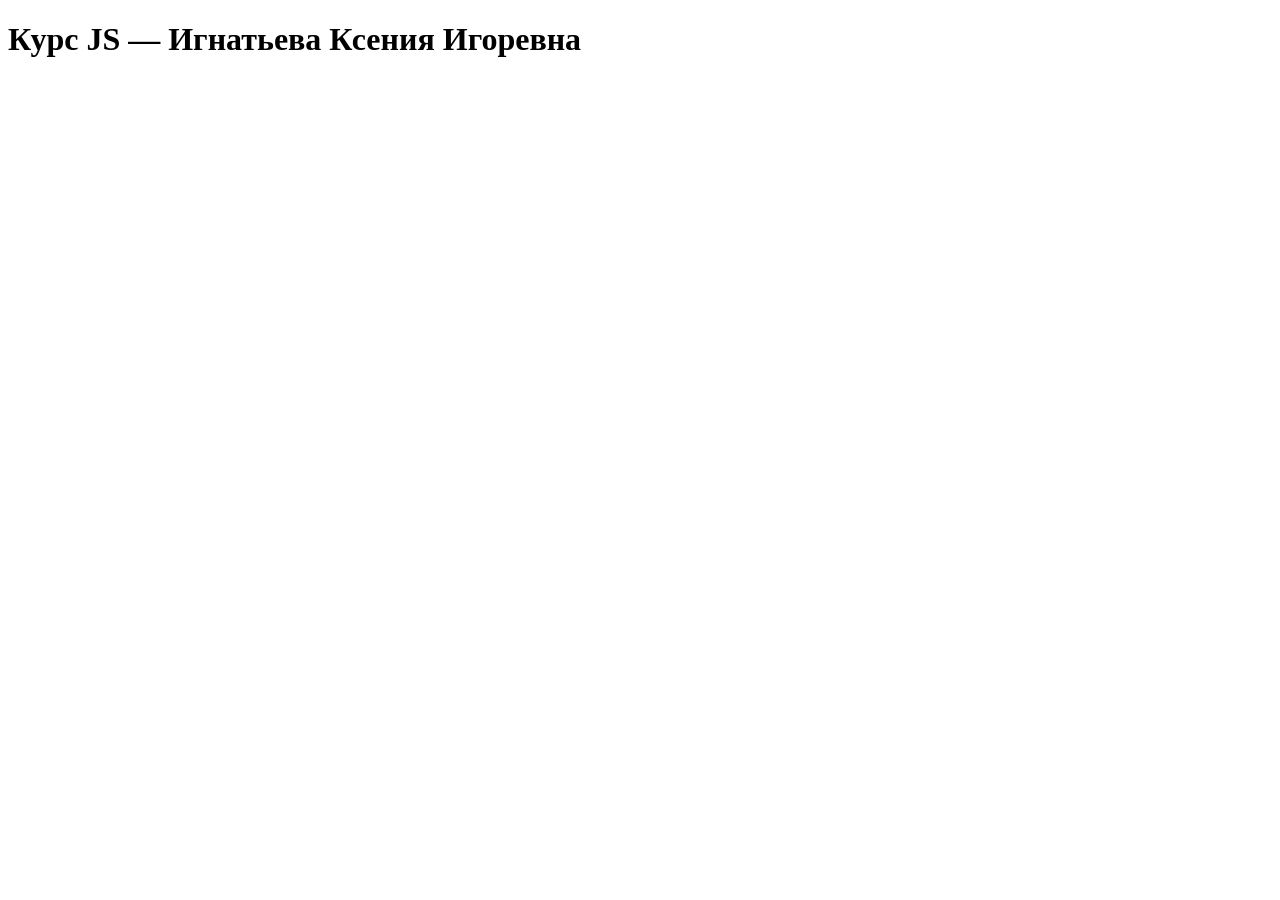
<file: task0/index.html>
<!DOCTYPE html>
<html lang="ru">
<head>
    <meta charset="UTF-8">
    <meta name="viewport" content="width=device-width, initial-scale=1.0">
    <title>Лабораторная работа №0</title>
</head>
<body>
    <h1>Курс JS — Игнатьева Ксения Игоревна</h1>
</body>
</html>
</file>
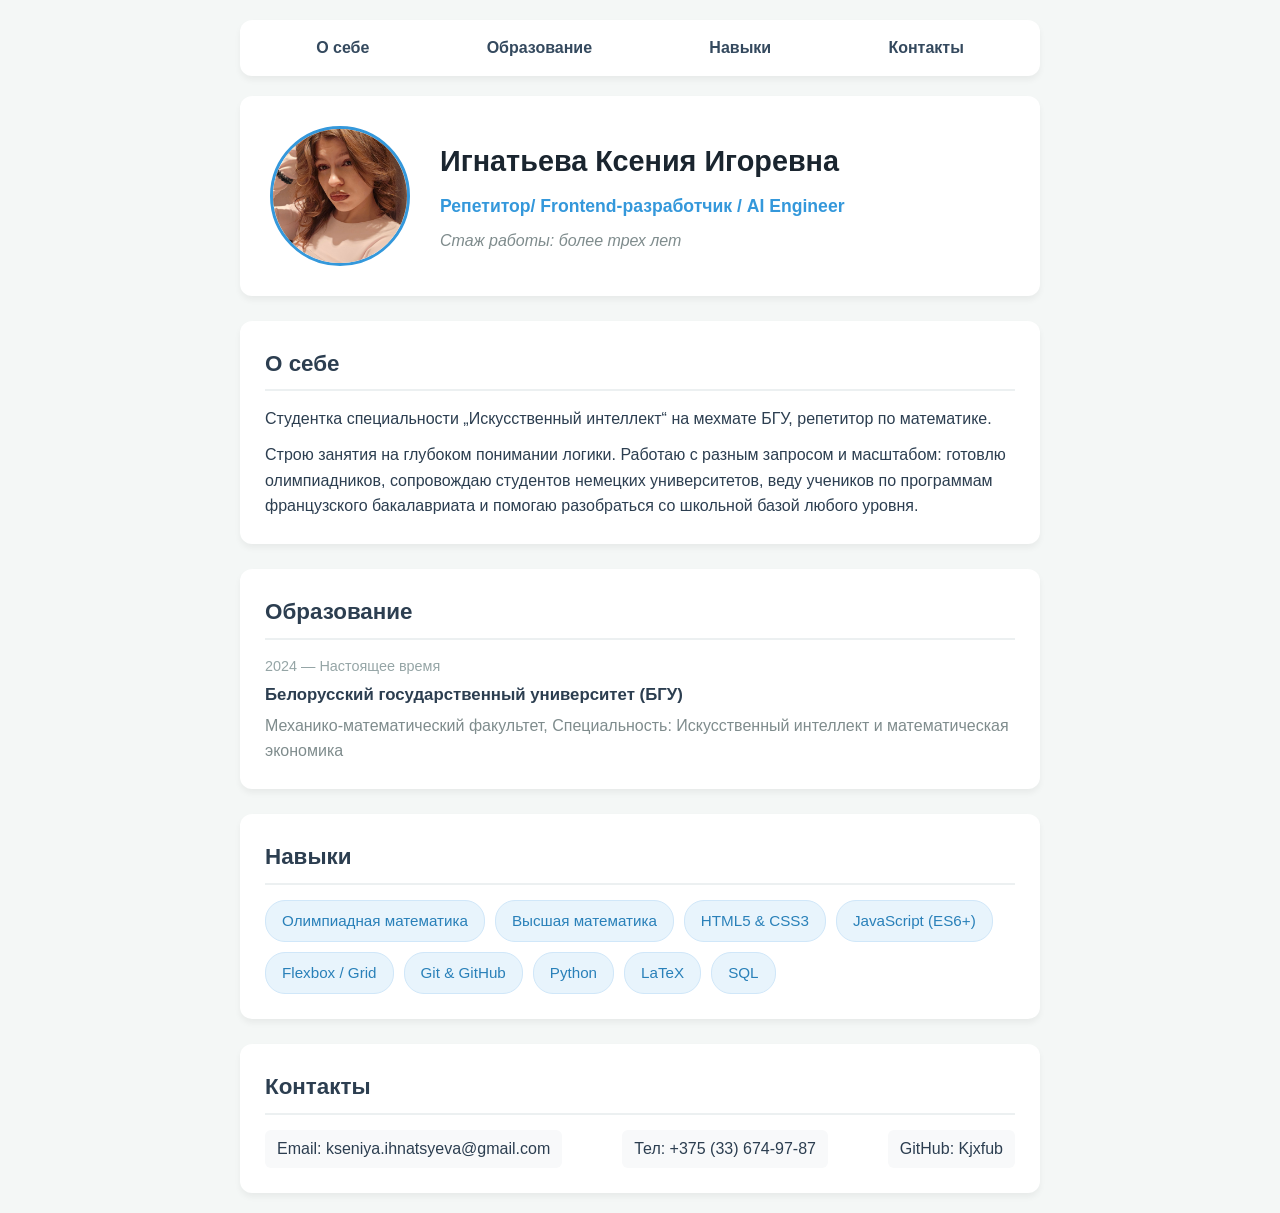
<file: task1/index.html>
<!DOCTYPE html>
<html lang="ru">
<head>
    <meta charset="UTF-8">
    <meta name="viewport" content="width=device-width, initial-scale=1.0">
    <title>Резюме — Игнатьева Ксения</title>
    <link rel="stylesheet" href="style.css">
</head>
<body>

    <!-- Навигация с якорными ссылками -->
    <nav class="navigation">
        <ul class="nav-list">
            <li><a href="#about">О себе</a></li>
            <li><a href="#education">Образование</a></li>
            <li><a href="#skills">Навыки</a></li>
            <li><a href="#contacts">Контакты</a></li>
        </ul>
    </nav>

    <!-- Шапка резюме -->
    <header class="header">
        <img class="avatar" src="photo.jpg" alt="Аватар профиля">
        <div class="header-info">
            <h1 class="name">Игнатьева Ксения Игоревна</h1>
            <p class="role">Репетитор/ Frontend-разработчик / AI Engineer</p>
            <p class="slogan">Стаж работы: более трех лет</p>
        </div>
    </header>

    <!-- Основной контент страницы -->
    <main class="main-content">
        
        <!-- Блок "О себе" -->
        <section id="about" class="section">
            <h2 class="section-title">О себе</h2>
            <article class="about-text">
                <p>Студентка специальности „Искусственный интеллект“ на мехмате БГУ, репетитор по математике.</p>
                <p>Строю занятия на глубоком понимании логики. Работаю с разным запросом и масштабом: готовлю олимпиадников, сопровождаю студентов немецких университетов, веду учеников по программам французского бакалавриата и помогаю разобраться со школьной базой любого уровня.</p>
            </article>
        </section>

        <!-- Блок "Образование" -->
        <section id="education" class="section">
            <h2 class="section-title">Образование</h2>
            <ul class="education-list">
                <li class="education-item">
                    <span class="edu-years">2024 — Настоящее время</span>
                    <strong class="edu-place">Белорусский государственный университет (БГУ)</strong>
                    <span class="edu-specialty">Механико-математический факультет, Специальность: Искусственный интеллект и математическая экономика</span>
                </li>
            </ul>
        </section>

        <!-- Блок "Навыки" -->
        <section id="skills" class="section">
            <h2 class="section-title">Навыки</h2>
            <div class="skills-container">
                <span class="skill">Олимпиадная математика</span>
                <span class="skill">Высшая математика</span>
                <span class="skill">HTML5 & CSS3</span>
                <span class="skill">JavaScript (ES6+)</span>
                <span class="skill">Flexbox / Grid</span>
                <span class="skill">Git & GitHub</span>
                <span class="skill">Python</span>
                <span class="skill">LaTeX</span>
                <span class="skill">SQL</span>
            </div>
        </section>

    </main>

    <!-- Подвал / Блок контактов -->
    <footer id="contacts" class="footer">
        <h2 class="section-title">Контакты</h2>
        <div class="contacts-list">
            <a href="mailto:example@gmail.com" class="contact-link">Email: kseniya.ihnatsyeva@gmail.com</a>
            <a href="tel:+375290000000" class="contact-link">Тел: +375 (33) 674-97-87</a>
            <a href="https://github.com/Kjxfub" target="_blank" rel="noopener noreferrer" class="contact-link">GitHub: Kjxfub</a>
        </div>
    </footer>

</body>
</html>
</file>
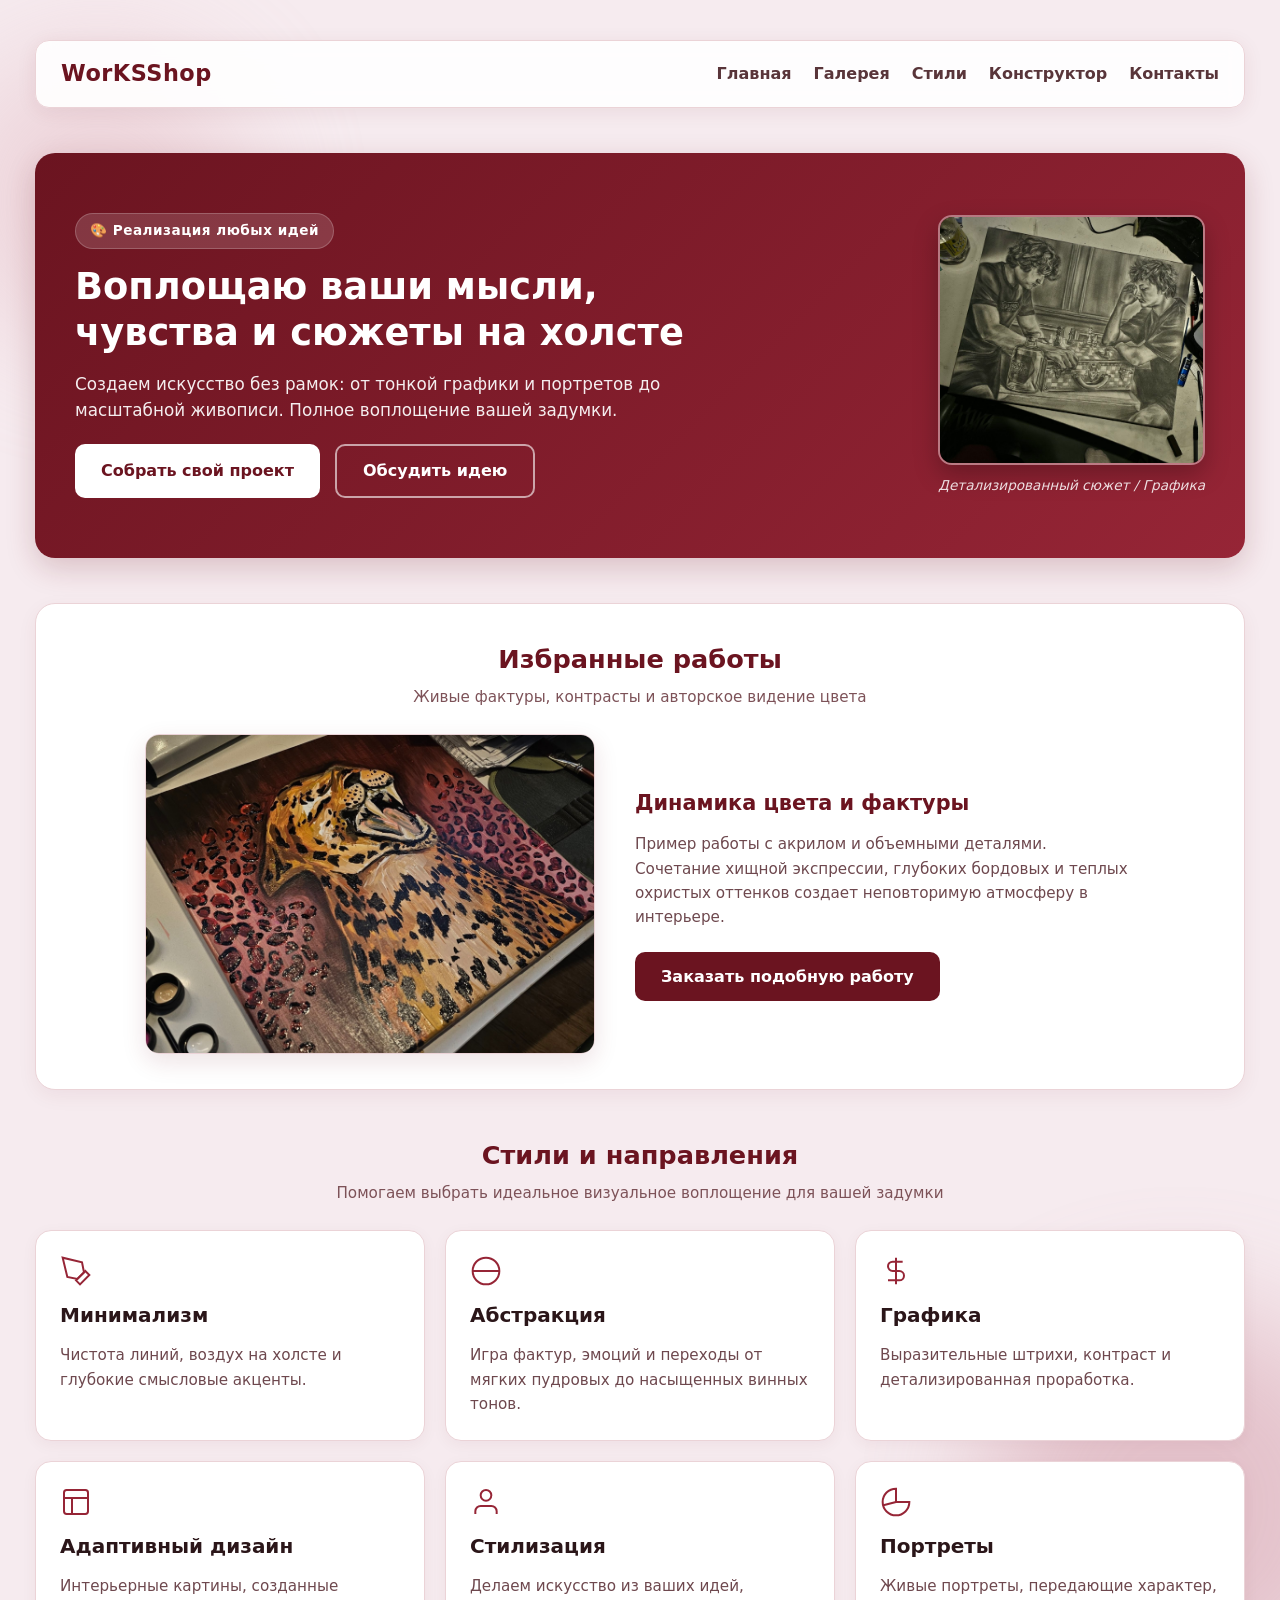
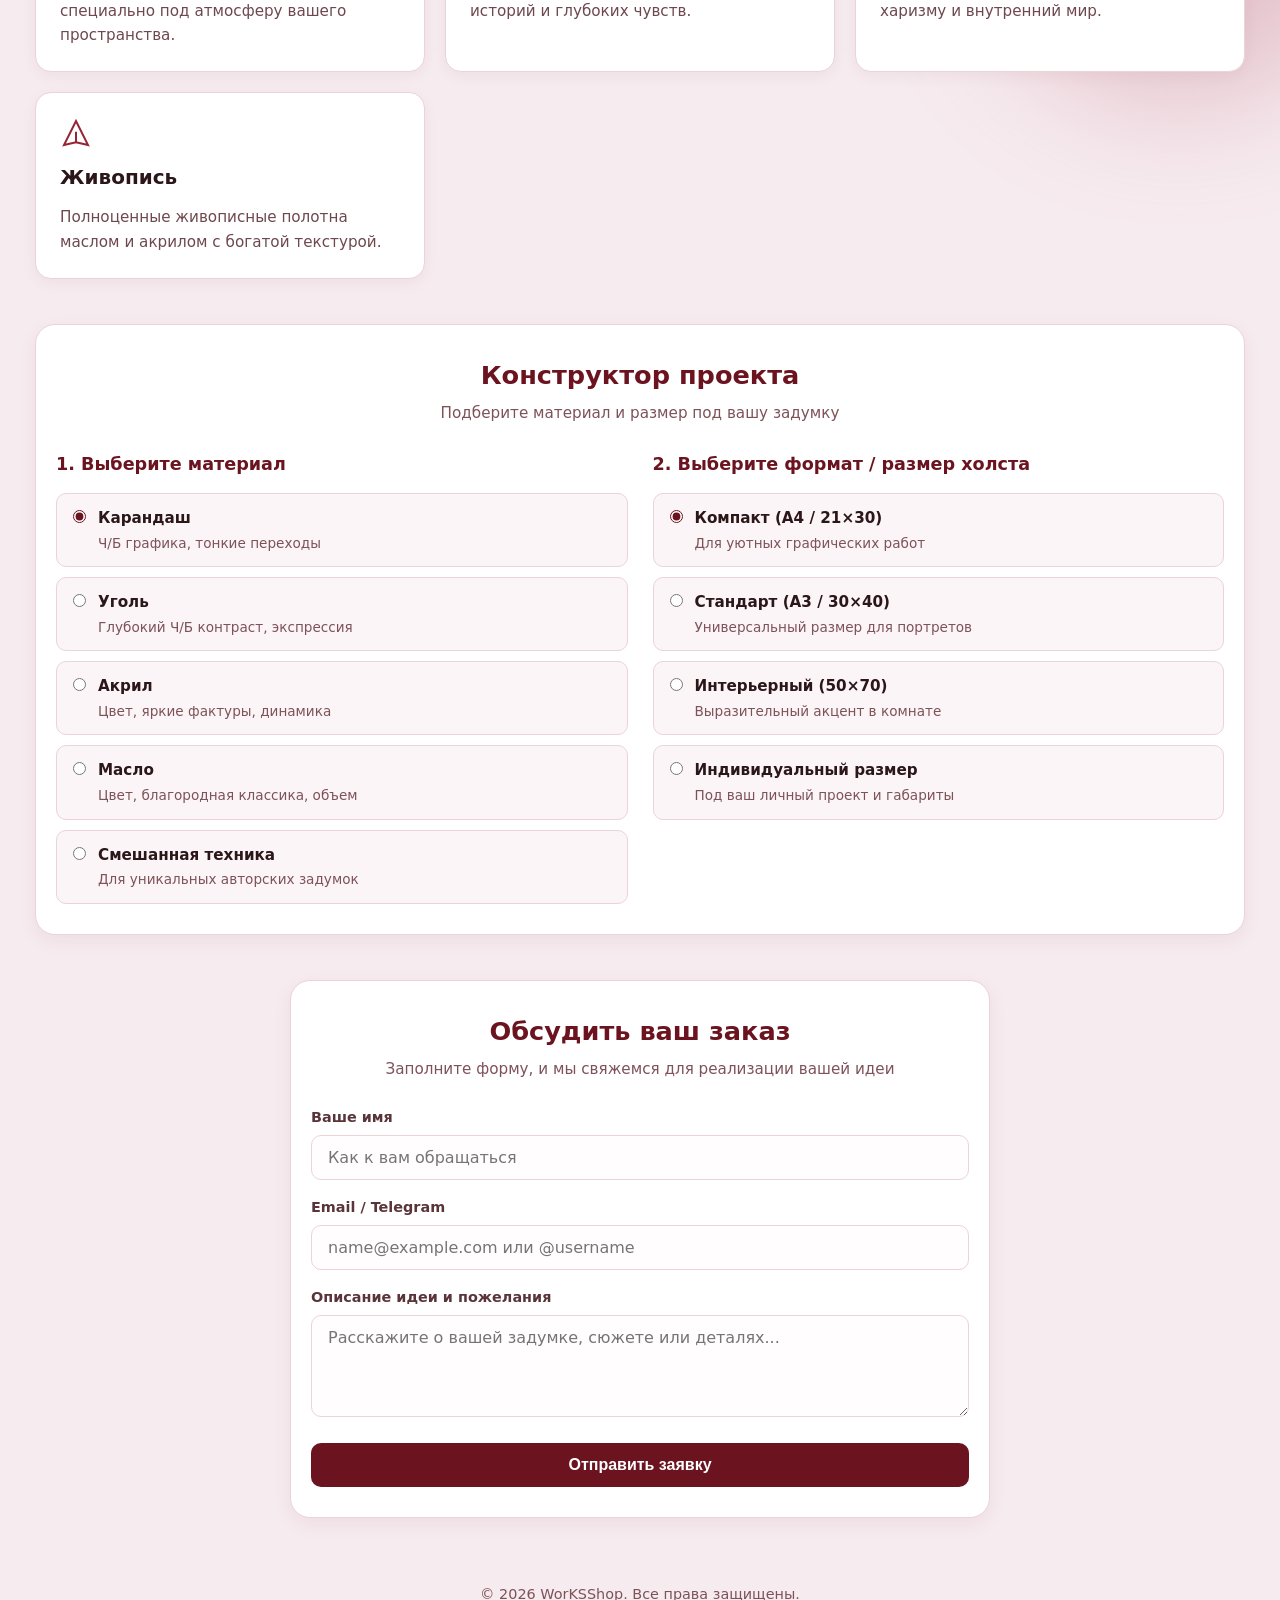
<file: task2/index.html>
<!DOCTYPE html>
<html lang="ru">
<head>
    <meta charset="UTF-8">
    <meta name="viewport" content="width=device-width, initial-scale=1.0">
    <title>WorKSShop | Мастерская визуального искусства</title>
    <link rel="stylesheet" href="style.css">
</head>
<body>

    <!-- Декоративные арт-акценты на фоне -->
    <div class="bg-art-shape shape-1"></div>
    <div class="bg-art-shape shape-2"></div>

    <div class="page-grid">

        <!-- Шапка -->
        <!-- Шапка с кликабельным гамбургером -->
        <header class="header">
            <div class="logo">WorKSShop</div>
            <nav class="nav">
                <!-- Скрытый переключатель для клика -->
                <input type="checkbox" id="menu-toggle" class="menu-toggle">
                
                <!-- Иконка гамбургера -->
                <label for="menu-toggle" class="hamburger">
                    <span></span>
                    <span></span>
                    <span></span>
                </label>

                <!-- Ссылки меню -->
                <ul class="nav-links">
                    <li><a href="#hero">Главная</a></li>
                    <li><a href="#gallery">Галерея</a></li>
                    <li><a href="#styles">Стили</a></li>
                    <li><a href="#constructor">Конструктор</a></li>
                    <li><a href="#contact">Контакты</a></li>
                </ul>
            </nav>
        </header>
        <!-- Герой-секция с первой картиной (шахматы) -->
        <section id="hero" class="hero">
            <div class="hero-content">
                <span class="badge">🎨 Реализация любых идей</span>
                <h1 class="hero-title">Воплощаю ваши мысли, чувства и сюжеты на холсте</h1>
                <p class="hero-subtitle">Создаем искусство без рамок: от тонкой графики и портретов до масштабной живописи. Полное воплощение вашей задумки.</p>
                <div class="hero-buttons">
                    <a href="#constructor" class="btn btn-primary">Собрать свой проект</a>
                    <a href="#contact" class="btn btn-outline">Обсудить идею</a>
                </div>
            </div>
            <!-- Первая работа: Шахматы -->
            <div class="hero-artwork-preview">
                <div class="artwork-frame">
                    <img src="art-chess.jpg" alt="Графика: Партия в шахматы" class="real-artwork-img">
                </div>
                <span class="artwork-caption">Детализированный сюжет / Графика</span>
            </div>
        </section>

        <!-- Блок галереи со второй картиной (леопард) -->
        <section id="gallery" class="gallery-section">
            <h2 class="section-title">Избранные работы</h2>
            <p class="section-desc">Живые фактуры, контрасты и авторское видение цвета</p>
            <div class="gallery-showcase">
                <div class="showcase-img-wrap">
                    <img src="art-leopard.jpg" alt="Живопись: Леопард" class="real-artwork-img">
                </div>
                <div class="showcase-info">
                    <h3>Динамика цвета и фактуры</h3>
                    <p>Пример работы с акрилом и объемными деталями. Сочетание хищной экспрессии, глубоких бордовых и теплых охристых оттенков создает неповторимую атмосферу в интерьере.</p>
                    <a href="#constructor" class="btn btn-submit" style="width: auto; display: inline-flex;">Заказать подобную работу</a>
                </div>
            </div>
        </section>

        <!-- Секция стилей и направлений (7 штук) -->
        <section id="styles" class="styles-section">
            <h2 class="section-title">Стили и направления</h2>
            <p class="section-desc">Помогаем выбрать идеальное визуальное воплощение для вашей задумки</p>
            <div class="styles-grid">
                
                <article class="card">
                    <div class="card-icon">
                        <svg width="32" height="32" viewBox="0 0 24 24" fill="none" stroke="currentColor" stroke-width="1.5"><path d="M12 19l7-7 3 3-7 7-3-3z"/><path d="M18 13l-1.5-7.5L2 2l3.5 14.5L13 18l5-5z"/></svg>
                    </div>
                    <h3 class="card-title">Минимализм</h3>
                    <p class="card-text">Чистота линий, воздух на холсте и глубокие смысловые акценты.</p>
                </article>

                <article class="card">
                    <div class="card-icon">
                        <svg width="32" height="32" viewBox="0 0 24 24" fill="none" stroke="currentColor" stroke-width="1.5"><circle cx="12" cy="12" r="10"/><path d="M2 12h20"/></svg>
                    </div>
                    <h3 class="card-title">Абстракция</h3>
                    <p class="card-text">Игра фактур, эмоций и переходы от мягких пудровых до насыщенных винных тонов.</p>
                </article>

                <article class="card">
                    <div class="card-icon">
                        <svg width="32" height="32" viewBox="0 0 24 24" fill="none" stroke="currentColor" stroke-width="1.5"><path d="M12 2v20M17 5H9.5a3.5 3.5 0 000 7h5a3.5 3.5 0 010 7H6"/></svg>
                    </div>
                    <h3 class="card-title">Графика</h3>
                    <p class="card-text">Выразительные штрихи, контраст и детализированная проработка.</p>
                </article>

                <article class="card">
                    <div class="card-icon">
                        <svg width="32" height="32" viewBox="0 0 24 24" fill="none" stroke="currentColor" stroke-width="1.5"><rect x="3" y="3" width="18" height="18" rx="2"/><path d="M3 9h18M9 21V9"/></svg>
                    </div>
                    <h3 class="card-title">Адаптивный дизайн</h3>
                    <p class="card-text">Интерьерные картины, созданные специально под атмосферу вашего пространства.</p>
                </article>

                <article class="card">
                    <div class="card-icon">
                        <svg width="32" height="32" viewBox="0 0 24 24" fill="none" stroke="currentColor" stroke-width="1.5"><path d="M20 21v-2a4 4 0 00-4-4H8a4 4 0 00-4 4v2"/><circle cx="12" cy="7" r="4"/></svg>
                    </div>
                    <h3 class="card-title">Стилизация</h3>
                    <p class="card-text">Делаем искусство из ваших идей, историй и глубоких чувств.</p>
                </article>

                <article class="card">
                    <div class="card-icon">
                        <svg width="32" height="32" viewBox="0 0 24 24" fill="none" stroke="currentColor" stroke-width="1.5"><path d="M12 2a10 10 0 1010 10H12V2z"/><path d="M12 12L2.5 14.5"/></svg>
                    </div>
                    <h3 class="card-title">Портреты</h3>
                    <p class="card-text">Живые портреты, передающие характер, харизму и внутренний мир.</p>
                </article>

                <article class="card">
                    <div class="card-icon">
                        <svg width="32" height="32" viewBox="0 0 24 24" fill="none" stroke="currentColor" stroke-width="1.5"><path d="M12 19l9 2-9-18-9 18 9-2zm0 0v-8"/></svg>
                    </div>
                    <h3 class="card-title">Живопись</h3>
                    <p class="card-text">Полноценные живописные полотна маслом и акрилом с богатой текстурой.</p>
                </article>

            </div>
        </section>

        <!-- Интерактивный конструктор проекта -->
        <section id="constructor" class="constructor-section">
            <h2 class="section-title">Конструктор проекта</h2>
            <p class="section-desc">Подберите материал и размер под вашу задумку</p>
            
            <div class="constructor-grid">
                <!-- Выбор материала -->
                <div class="constructor-box">
                    <h3 class="box-subtitle">1. Выберите материал</h3>
                    <div class="options-grid">
                        <label class="option-card">
                            <input type="radio" name="material" checked>
                            <span class="option-content">
                                <span class="opt-title">Карандаш</span>
                                <span class="opt-desc">Ч/Б графика, тонкие переходы</span>
                            </span>
                        </label>
                        <label class="option-card">
                            <input type="radio" name="material">
                            <span class="option-content">
                                <span class="opt-title">Уголь</span>
                                <span class="opt-desc">Глубокий Ч/Б контраст, экспрессия</span>
                            </span>
                        </label>
                        <label class="option-card">
                            <input type="radio" name="material">
                            <span class="option-content">
                                <span class="opt-title">Акрил</span>
                                <span class="opt-desc">Цвет, яркие фактуры, динамика</span>
                            </span>
                        </label>
                        <label class="option-card">
                            <input type="radio" name="material">
                            <span class="option-content">
                                <span class="opt-title">Масло</span>
                                <span class="opt-desc">Цвет, благородная классика, объем</span>
                            </span>
                        </label>
                        <label class="option-card">
                            <input type="radio" name="material">
                            <span class="option-content">
                                <span class="opt-title">Смешанная техника</span>
                                <span class="opt-desc">Для уникальных авторских задумок</span>
                            </span>
                        </label>
                    </div>
                </div>

                <!-- Выбор формата / размера -->
                <div class="constructor-box">
                    <h3 class="box-subtitle">2. Выберите формат / размер холста</h3>
                    <div class="options-grid">
                        <label class="option-card">
                            <input type="radio" name="size" checked>
                            <span class="option-content">
                                <span class="opt-title">Компакт (А4 / 21×30)</span>
                                <span class="opt-desc">Для уютных графических работ</span>
                            </span>
                        </label>
                        <label class="option-card">
                            <input type="radio" name="size">
                            <span class="option-content">
                                <span class="opt-title">Стандарт (А3 / 30×40)</span>
                                <span class="opt-desc">Универсальный размер для портретов</span>
                            </span>
                        </label>
                        <label class="option-card">
                            <input type="radio" name="size">
                            <span class="option-content">
                                <span class="opt-title">Интерьерный (50×70)</span>
                                <span class="opt-desc">Выразительный акцент в комнате</span>
                            </span>
                        </label>
                        <label class="option-card">
                            <input type="radio" name="size">
                            <span class="option-content">
                                <span class="opt-title">Индивидуальный размер</span>
                                <span class="opt-desc">Под ваш личный проект и габариты</span>
                            </span>
                        </label>
                    </div>
                </div>
            </div>
        </section>

        <!-- Форма обратной связи -->
        <section id="contact" class="contact">
            <h2 class="section-title">Обсудить ваш заказ</h2>
            <p class="section-desc">Заполните форму, и мы свяжемся для реализации вашей идеи</p>
            <form class="contact-form" action="#" method="post" onsubmit="return false;">
                <div class="form-group">
                    <label for="name">Ваше имя</label>
                    <input type="text" id="name" name="name" placeholder="Как к вам обращаться" required>
                </div>
                <div class="form-group">
                    <label for="email">Email / Telegram</label>
                    <input type="text" id="email" name="email" placeholder="name@example.com или @username" required>
                </div>
                <div class="form-group">
                    <label for="message">Описание идеи и пожелания</label>
                    <textarea id="message" name="message" rows="4" placeholder="Расскажите о вашей задумке, сюжете или деталях..." required></textarea>
                </div>
                <button type="submit" class="btn btn-submit">Отправить заявку</button>
            </form>
        </section>

        <!-- Подвал -->
        <footer class="footer">
            <p>&copy; 2026 WorKSShop. Все права защищены.</p>
        </footer>

    </div>

</body>
</html>
</file>
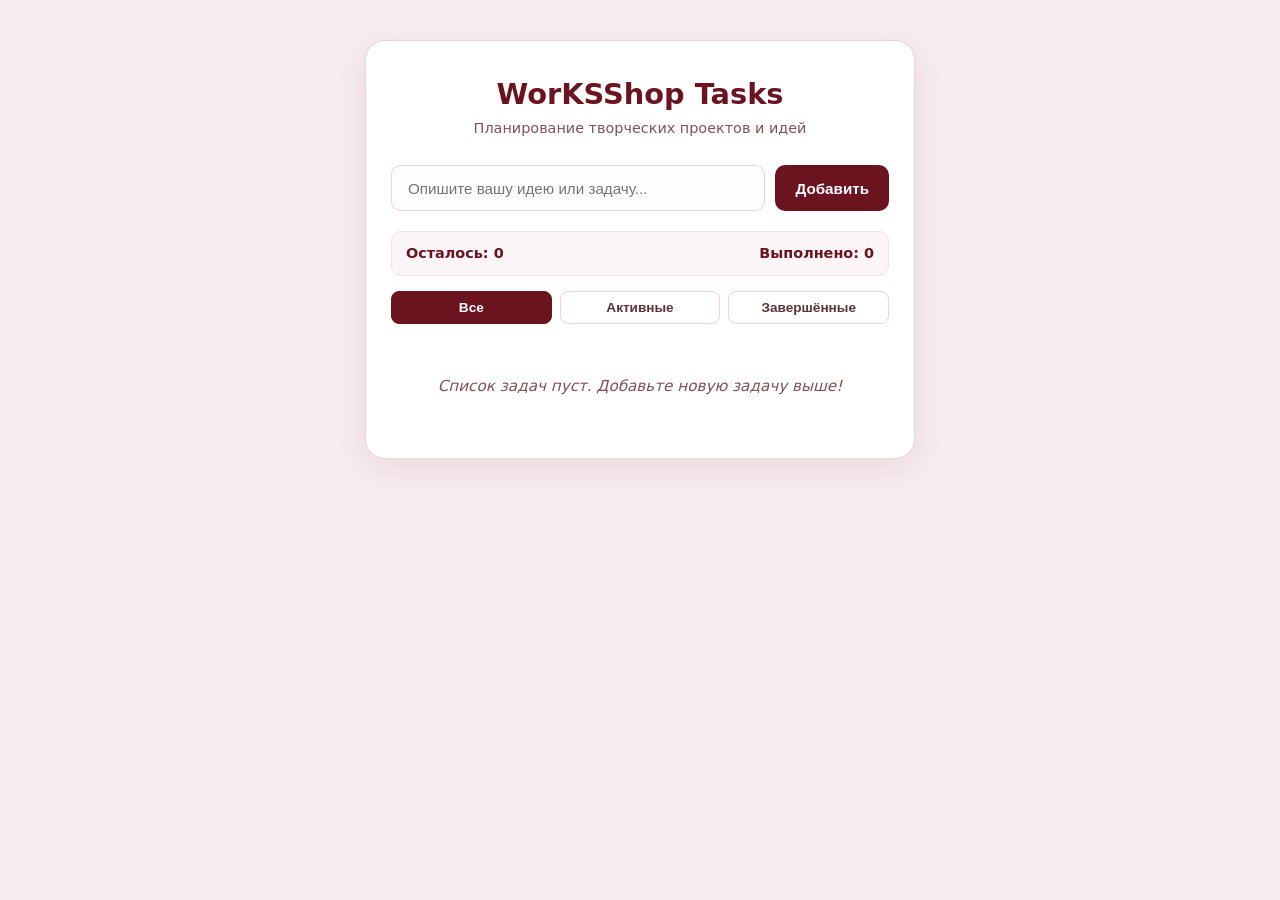
<file: task3/index.html>
<!DOCTYPE html>
<html lang="ru">
<head>
    <meta charset="UTF-8">
    <meta name="viewport" content="width=device-width, initial-scale=1.0">
    <title>WorKSShop | Task Planner</title>
    <link rel="stylesheet" href="style.css">
    <!-- Скрипт подключается с defer согласно требованиям -->
    <script src="script.js" defer></script>
</head>
<body>

    <div class="todo-app">
        <!-- Шапка приложения -->
        <header class="app-header">
            <h1 class="app-title">WorKSShop Tasks</h1>
            <p class="app-subtitle">Планирование творческих проектов и идей</p>
        </header>

        <!-- Форма добавления задачи -->
        <div class="input-section">
            <form id="todo-form" class="todo-form">
                <input 
                    type="text" 
                    id="todo-input" 
                    class="todo-input" 
                    placeholder="Опишите вашу идею или задачу..."
                    autocomplete="off"
                >
                <button type="submit" class="btn btn-add">Добавить</button>
            </form>
            <div id="error-message" class="error-message">Пожалуйста, введите текст задачи!</div>
        </div>

        <!-- Счётчики выполненных и оставшихся задач -->
        <div class="stats-bar">
            <span id="stats-active">Осталось: 0</span>
            <span id="stats-completed">Выполнено: 0</span>
        </div>

        <!-- Кнопки фильтрации -->
        <div class="filters">
            <button class="filter-btn active" data-filter="all">Все</button>
            <button class="filter-btn" data-filter="active">Активные</button>
            <button class="filter-btn" data-filter="completed">Завершённые</button>
        </div>

        <!-- Список задач (генерируется динамически через JavaScript) -->
        <ul id="todo-list" class="todo-list"></ul>
    </div>

</body>
</html>
</file>
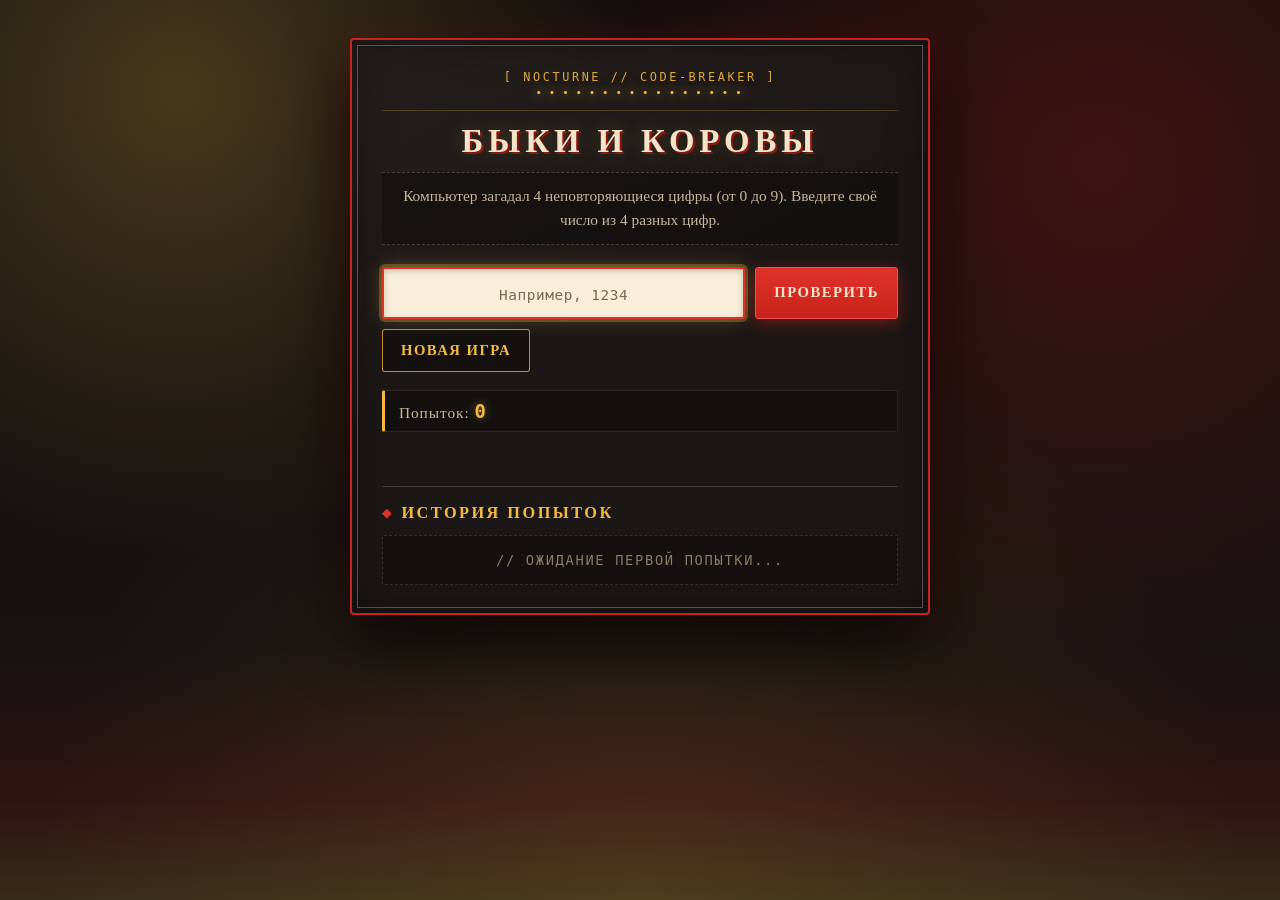
<file: task4/index.html>
<!DOCTYPE html>
<html lang="ru">
<head>
  <meta charset="UTF-8" />
  <meta name="viewport" content="width=device-width, initial-scale=1.0" />
  <title>Лабораторная №4 — Быки и коровы</title>
  <link rel="stylesheet" href="style.css" />
</head>
<body>
  <main class="game">
    <h1>Быки и коровы</h1>
    <p class="rules">
      Компьютер загадал 4 неповторяющиеся цифры (от 0 до 9). Введите своё число из 4 разных цифр.
    </p>

    <form id="guess-form" class="controls" novalidate>
      <label for="guess-input" class="sr-only">Ваша попытка</label>
      <input
        id="guess-input"
        type="text"
        inputmode="numeric"
        maxlength="4"
        placeholder="Например, 1234"
        autocomplete="off"
      />
      <button type="submit" id="check-btn">Проверить</button>
      <button type="button" id="new-game-btn" class="secondary">Новая игра</button>
    </form>

    <div class="meta">
      <span>Попыток: <strong id="attempts-count">0</strong></span>
    </div>

    <p id="message" class="message" role="live" aria-live="polite"></p>

    <section class="history-section">
      <h2>История попыток</h2>
      <ul id="history-list" class="history-list"></ul>
    </section>
  </main>

  <script src="script.js"></script>
</body>
</html>
</file>
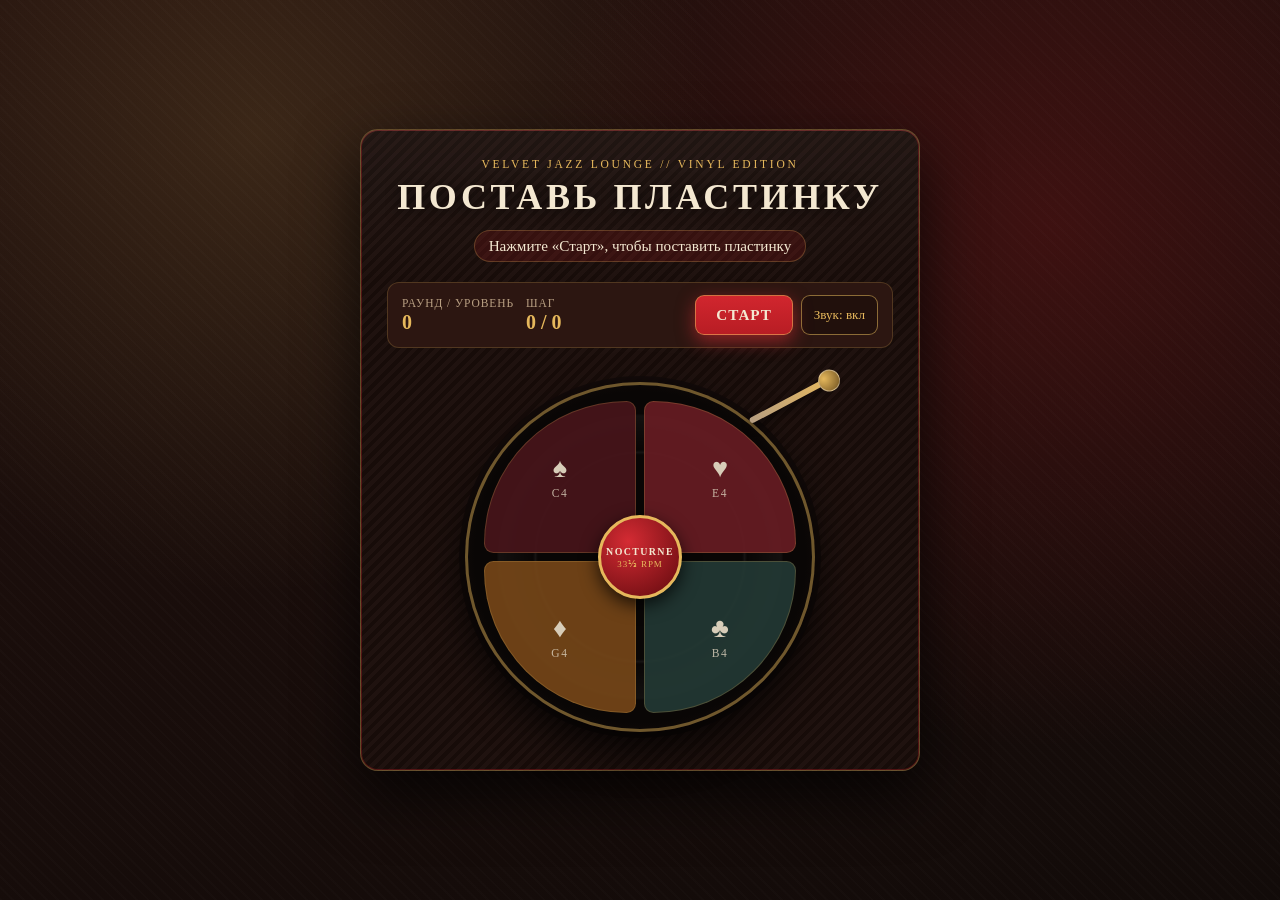
<file: task5/index.html>
<!DOCTYPE html>
<html lang="ru">
<head>
  <meta charset="UTF-8" />
  <meta name="viewport" content="width=device-width, initial-scale=1.0" />
  <title>Лабораторная №5 — Jazz Vinyl Simon</title>
  <link rel="stylesheet" href="style.css" />
</head>
<body>
  <main class="club-stage">
    <header class="club-header">
      <p class="club-tag">VELVET JAZZ LOUNGE // VINYL EDITION</p>
      <h1>ПОСТАВЬ ПЛАСТИНКУ</h1>
      <p id="status-line" class="status-line" aria-live="polite">
        Нажмите «Старт», чтобы поставить пластинку
      </p>
    </header>

    <section class="hud">
      <div class="hud-pill">
        <span>Раунд / Уровень</span>
        <strong id="round-display">0</strong>
      </div>
      <div class="hud-pill">
        <span>Шаг</span>
        <strong id="step-display">0 / 0</strong>
      </div>
      <div class="hud-actions">
        <button id="start-btn" type="button" class="btn-primary">Старт</button>
        <button id="sound-btn" type="button" class="btn-ghost" aria-pressed="true">
          Звук: вкл
        </button>
      </div>
    </section>

    <section class="vinyl-deck" aria-label="Игровое поле пластинки">
      <div id="notes-layer" class="notes-layer" aria-hidden="true"></div>
      <div class="tonearm" aria-hidden="true"></div>

      <div class="vinyl-disc" role="group" aria-label="Четыре сектора пластинки">
        <button
          type="button"
          class="pad pad-0"
          data-pad="0"
          aria-label="Сектор 1 — Пики, нота До"
          disabled
        >
          <span class="pad-suit">♠</span>
          <span class="pad-note">C4</span>
        </button>

        <button
          type="button"
          class="pad pad-1"
          data-pad="1"
          aria-label="Сектор 2 — Червы, нота Ми"
          disabled
        >
          <span class="pad-suit">♥</span>
          <span class="pad-note">E4</span>
        </button>

        <button
          type="button"
          class="pad pad-2"
          data-pad="2"
          aria-label="Сектор 3 — Бубны, нота Соль"
          disabled
        >
          <span class="pad-suit">♦</span>
          <span class="pad-note">G4</span>
        </button>

        <button
          type="button"
          class="pad pad-3"
          data-pad="3"
          aria-label="Сектор 4 — Трефы, нота Си"
          disabled
        >
          <span class="pad-suit">♣</span>
          <span class="pad-note">B4</span>
        </button>

        <div class="vinyl-label" aria-hidden="true">
          <span class="label-title">NOCTURNE</span>
          <span class="label-sub">33⅓ RPM</span>
        </div>
      </div>
    </section>
  </main>

  <script src="script.js"></script>
</body>
</html>
</file>
<file: task1/style.css>
/* 1. Глобальный box-sizing и сброс базовых отступов */
* {
    box-sizing: border-box;
    margin: 0;
    padding: 0;
}

body {
    font-family: 'Segoe UI', Roboto, Helvetica, Arial, sans-serif;
    line-height: 1.6;
    color: #2c3e50;
    background-color: #f4f7f6;
    display: flex;
    flex-direction: column;
    align-items: center;
    padding: 20px;
}

/* 2. Навигация (flex-direction, justify-content, gap) */
.navigation {
    width: 100%;
    max-width: 800px;
    background-color: #ffffff;
    padding: 15px 25px;
    border-radius: 12px;
    box-shadow: 0 4px 6px rgba(0, 0, 0, 0.05);
    margin-bottom: 20px;
}

.nav-list {
    list-style: none;
    display: flex;
    justify-content: space-around;
    align-items: center;
    gap: 15px;
}

.nav-list a {
    text-decoration: none;
    color: #34495e;
    font-weight: 600;
    transition: color 0.3s ease;
}

.nav-list a:hover {
    color: #3498db;
}

/* 3. Шапка (header) с фото и информацией */
.header {
    width: 100%;
    max-width: 800px;
    background-color: #ffffff;
    padding: 30px;
    border-radius: 12px;
    box-shadow: 0 4px 6px rgba(0, 0, 0, 0.05);
    margin-bottom: 25px;
    display: flex;
    flex-direction: row;
    align-items: center;
    gap: 30px;
}

.avatar {
    width: 140px;
    height: 140px;
    border-radius: 50%;
    object-fit: cover;
    border: 3px solid #3498db;
}

.header-info {
    display: flex;
    flex-direction: column;
    gap: 8px;
}

.name {
    font-size: 1.8rem;
    color: #1a252f;
}

.role {
    font-size: 1.1rem;
    color: #3498db;
    font-weight: 600;
}

.slogan {
    font-style: italic;
    color: #7f8c8d;
}

/* 4. Основные секции (main) */
.main-content {
    width: 100%;
    max-width: 800px;
    display: flex;
    flex-direction: column;
    gap: 25px;
}

.section {
    background-color: #ffffff;
    padding: 25px;
    border-radius: 12px;
    box-shadow: 0 4px 6px rgba(0, 0, 0, 0.05);
}

.section-title {
    font-size: 1.4rem;
    margin-bottom: 15px;
    color: #2c3e50;
    border-bottom: 2px solid #ecf0f1;
    padding-bottom: 8px;
}

.about-text {
    display: flex;
    flex-direction: column;
    gap: 10px;
}

/* Список образования */
.education-list {
    list-style: none;
    display: flex;
    flex-direction: column;
    gap: 15px;
}

.education-item {
    display: flex;
    flex-direction: column;
    gap: 4px;
}

.edu-years {
    font-size: 0.9rem;
    color: #95a5a6;
}

.edu-place {
    font-size: 1.05rem;
    color: #2c3e50;
}

.edu-specialty {
    color: #7f8c8d;
}

/* 5. Блок навыков в виде чипсов/пилюль (flex-wrap, gap) */
.skills-container {
    display: flex;
    flex-direction: row;
    flex-wrap: wrap;
    gap: 10px;
    justify-content: flex-start;
}

.skill {
    background-color: #e8f4fc;
    color: #2980b9;
    padding: 8px 16px;
    border-radius: 20px;
    font-size: 0.95rem;
    font-weight: 500;
    border: 1px solid #d0e7f9;
}

/* 6. Подвал / Контакты (ховер-эффекты) */
.footer {
    width: 100%;
    max-width: 800px;
    background-color: #ffffff;
    padding: 25px;
    border-radius: 12px;
    box-shadow: 0 4px 6px rgba(0, 0, 0, 0.05);
    margin-top: 25px;
}

.contacts-list {
    display: flex;
    flex-direction: row;
    justify-content: space-between;
    flex-wrap: wrap;
    gap: 15px;
}

.contact-link {
    text-decoration: none;
    color: #2c3e50;
    font-weight: 500;
    padding: 6px 12px;
    border-radius: 6px;
    background-color: #f8f9fa;
    transition: all 0.3s ease;
}

/* Ховер-эффект на контакты */
.contact-link:hover {
    color: #3498db;
    background-color: #e8f4fc;
    text-decoration: underline;
}
</file>
<file: task2/style.css>
/* ==========================================================================
   1. БАЗОВЫЕ СТИЛИ (MOBILE FIRST) — WorKSShop
   ========================================================================== */

* {
    box-sizing: border-box;
    margin: 0;
    padding: 0;
}

body {
    font-family: 'Segoe UI', system-ui, -apple-system, sans-serif;
    line-height: 1.6;
    color: #2b1619;
    background-color: #f6ebef;
    position: relative;
    overflow-x: hidden;
}

/* Декоративные пятна на фоне */
.bg-art-shape {
    position: absolute;
    border-radius: 50%;
    filter: blur(60px);
    z-index: -1;
    opacity: 0.4;
    pointer-events: none;
}
.shape-1 {
    width: 300px;
    height: 300px;
    background: #e0b1ba;
    top: 50px;
    left: -50px;
}
.shape-2 {
    width: 400px;
    height: 400px;
    background: #c98595;
    top: 40%;
    right: -100px;
}

/* Главная Grid-сетка страницы */
.page-grid {
    display: grid;
    grid-template-columns: 1fr;
    grid-template-areas:
        "header"
        "hero"
        "gallery"
        "styles"
        "constructor"
        "contact"
        "footer";
    gap: 35px;
    padding: 15px;
    max-width: 1250px;
    margin: 0 auto;
}

/* ==========================================================================
   2. ШАПКА И КЛИКАБЕЛЬНОЕ МЕНЮ (CSS-ONLY)
   ========================================================================== */

.menu-toggle {
    display: none; /* Скрываем невидимый чекбокс */
}

.header {
    grid-area: header;
    background-color: rgba(255, 255, 255, 0.9);
    backdrop-filter: blur(10px);
    padding: 15px 25px;
    border-radius: 14px;
    box-shadow: 0 4px 20px rgba(107, 20, 32, 0.08);
    display: flex;
    justify-content: space-between;
    align-items: center;
    border: 1px solid #ebd3d7;
}

.logo {
    font-size: 1.4rem;
    font-weight: 700;
    color: #6b1420;
    letter-spacing: 0.5px;
}

.hamburger {
    display: flex;
    flex-direction: column;
    gap: 5px;
    cursor: pointer;
    padding: 5px;
}

.hamburger span {
    width: 25px;
    height: 2.5px;
    background-color: #6b1420;
    border-radius: 2px;
    transition: all 0.3s ease;
}

.nav-links {
    list-style: none;
    gap: 22px;
}

.nav-links a {
    text-decoration: none;
    color: #59353a;
    font-weight: 600;
    transition: color 0.3s ease;
}

.nav-links a:hover {
    color: #6b1420;
}

/* Выпадающее меню при клике по гамбургеру на мобилках */
@media (max-width: 767px) {
    .nav {
        position: relative;
    }

    .nav-links {
        display: none;
        position: absolute;
        top: 45px;
        right: 0;
        background-color: #ffffff;
        padding: 20px;
        border-radius: 12px;
        box-shadow: 0 10px 25px rgba(107, 20, 32, 0.15);
        border: 1px solid #ebd3d7;
        flex-direction: column;
        gap: 15px;
        z-index: 100;
        min-width: 180px;
    }

    /* Когда чекбокс активен — показываем список ссылок */
    .menu-toggle:checked ~ .nav-links {
        display: flex;
    }
}

/* ==========================================================================
   3. ОСНОВНЫЕ СЕКЦИИ (HERO, GALLERY, STYLES, CONSTRUCTOR, CONTACT)
   ========================================================================== */

/* Герой-секция */
.hero {
    grid-area: hero;
    background: linear-gradient(135deg, #6b1420, #962536);
    color: #ffffff;
    padding: 45px 20px;
    border-radius: 20px;
    text-align: center;
    box-shadow: 0 10px 30px rgba(107, 20, 32, 0.2);
    display: flex;
    flex-direction: column;
    gap: 30px;
}

.hero-content {
    display: flex;
    flex-direction: column;
    align-items: center;
    gap: 15px;
}

.badge {
    background-color: rgba(255, 255, 255, 0.15);
    padding: 6px 14px;
    border-radius: 20px;
    font-size: 0.85rem;
    font-weight: 600;
    letter-spacing: 0.5px;
    border: 1px solid rgba(255, 255, 255, 0.2);
}

.hero-title {
    font-size: 1.8rem;
    line-height: 1.25;
    font-weight: 700;
}

.hero-subtitle {
    font-size: 1.05rem;
    opacity: 0.92;
    max-width: 600px;
}

.hero-buttons {
    display: flex;
    gap: 15px;
    flex-wrap: wrap;
    justify-content: center;
    margin-top: 5px;
}

/* Первая картина (Шахматы) */
.hero-artwork-preview {
    display: flex;
    flex-direction: column;
    align-items: center;
    gap: 10px;
}

.artwork-frame {
    width: 100%;
    max-width: 380px;
    height: 250px;
    border-radius: 14px;
    overflow: hidden;
    border: 2px solid rgba(255, 255, 255, 0.4);
    box-shadow: 0 10px 25px rgba(0, 0, 0, 0.25);
    transition: transform 0.4s ease;
}

.artwork-frame:hover {
    transform: scale(1.03);
}

.real-artwork-img {
    width: 100%;
    height: 100%;
    object-fit: cover;
    display: block;
}

.artwork-caption {
    font-size: 0.85rem;
    opacity: 0.85;
    font-style: italic;
}

/* Кнопки */
.btn {
    display: inline-flex;
    align-items: center;
    justify-content: center;
    min-height: 44px;
    min-width: 44px;
    padding: 12px 26px;
    border-radius: 10px;
    font-weight: 600;
    text-decoration: none;
    cursor: pointer;
    border: none;
    transition: all 0.3s ease;
}

.btn-primary {
    background-color: #ffffff;
    color: #6b1420;
}

.btn-primary:hover {
    background-color: #f4e3e6;
    transform: translateY(-3px);
    box-shadow: 0 6px 15px rgba(0, 0, 0, 0.15);
}

.btn-outline {
    background-color: transparent;
    color: #ffffff;
    border: 2px solid rgba(255, 255, 255, 0.6);
}

.btn-outline:hover {
    border-color: #ffffff;
    background-color: rgba(255, 255, 255, 0.1);
    transform: translateY(-3px);
}

/* Секция галереи (Вторая картина — Леопард) */
.gallery-section {
    grid-area: gallery;
    background-color: #ffffff;
    padding: 35px 25px;
    border-radius: 20px;
    box-shadow: 0 6px 20px rgba(107, 20, 32, 0.06);
    border: 1px solid #ebd3d7;
}

.gallery-showcase {
    display: flex;
    flex-direction: column;
    gap: 25px;
    margin-top: 25px;
    align-items: center;
}

.showcase-img-wrap {
    width: 100%;
    max-width: 450px;
    height: 320px;
    border-radius: 14px;
    overflow: hidden;
    box-shadow: 0 8px 25px rgba(107, 20, 32, 0.12);
    border: 1px solid #ebd3d7;
    transition: transform 0.4s ease;
}

.showcase-img-wrap:hover {
    transform: scale(1.02);
}

.showcase-info {
    display: flex;
    flex-direction: column;
    gap: 12px;
    text-align: center;
    max-width: 500px;
}

.showcase-info h3 {
    font-size: 1.3rem;
    color: #6b1420;
    font-weight: 600;
}

.showcase-info p {
    color: #6e484e;
    font-size: 0.95rem;
}

/* Секция стилей */
.styles-section {
    grid-area: styles;
}

.section-title {
    font-size: 1.6rem;
    text-align: center;
    color: #6b1420;
    font-weight: 700;
    margin-bottom: 5px;
}

.section-desc {
    text-align: center;
    color: #7d5258;
    font-size: 0.95rem;
    margin-bottom: 25px;
}

.styles-grid {
    display: grid;
    grid-template-columns: 1fr;
    gap: 20px;
}

.card {
    background-color: #ffffff;
    padding: 24px;
    border-radius: 16px;
    box-shadow: 0 4px 15px rgba(107, 20, 32, 0.05);
    border: 1px solid #ebd3d7;
    display: flex;
    flex-direction: column;
    gap: 12px;
    transition: transform 0.4s cubic-bezier(0.175, 0.885, 0.32, 1.275), box-shadow 0.4s ease, border-color 0.4s ease;
}

.card:hover {
    transform: translateY(-8px) scale(1.03);
    box-shadow: 0 16px 30px rgba(107, 20, 32, 0.15);
    border-color: #962536;
}

.card-icon {
    color: #962536;
    display: flex;
    align-items: center;
    transition: transform 0.4s ease, color 0.4s ease;
}

.card:hover .card-icon {
    transform: scale(1.2) rotate(6deg);
    color: #6b1420;
}

.card-title {
    font-size: 1.25rem;
    color: #2b1619;
    font-weight: 600;
}

.card-text {
    color: #6e484e;
    font-size: 0.95rem;
}

/* Конструктор проекта */
.constructor-section {
    grid-area: constructor;
    background-color: #ffffff;
    padding: 30px 20px;
    border-radius: 20px;
    box-shadow: 0 6px 20px rgba(107, 20, 32, 0.06);
    border: 1px solid #ebd3d7;
}

.constructor-grid {
    display: grid;
    grid-template-columns: 1fr;
    gap: 25px;
    margin-top: 20px;
}

.box-subtitle {
    font-size: 1.1rem;
    color: #6b1420;
    margin-bottom: 15px;
    font-weight: 600;
}

.options-grid {
    display: grid;
    grid-template-columns: 1fr;
    gap: 10px;
}

.option-card {
    display: flex;
    align-items: flex-start;
    gap: 12px;
    padding: 12px 16px;
    background-color: #fbf5f7;
    border: 1px solid #ebd3d7;
    border-radius: 10px;
    cursor: pointer;
    transition: all 0.3s ease;
}

.option-card:hover {
    background-color: #f4e3e6;
    border-color: #962536;
    transform: translateX(4px);
}

.option-card input[type="radio"] {
    accent-color: #6b1420;
    margin-top: 4px;
    cursor: pointer;
}

.option-content {
    display: flex;
    flex-direction: column;
    gap: 2px;
}

.opt-title {
    font-weight: 600;
    color: #2b1619;
    font-size: 0.95rem;
}

.opt-desc {
    font-size: 0.85rem;
    color: #7d5258;
}

/* Форма обратной связи */
.contact {
    grid-area: contact;
    background-color: #ffffff;
    padding: 30px 20px;
    border-radius: 20px;
    box-shadow: 0 6px 20px rgba(107, 20, 32, 0.06);
    border: 1px solid #ebd3d7;
}

.contact-form {
    display: flex;
    flex-direction: column;
    gap: 16px;
    margin-top: 20px;
}

.form-group {
    display: flex;
    flex-direction: column;
    gap: 6px;
}

.form-group label {
    font-weight: 600;
    font-size: 0.9rem;
    color: #59353a;
}

.form-group input,
.form-group textarea {
    width: 100%;
    min-height: 44px;
    padding: 12px 16px;
    border: 1px solid #ebd3d7;
    border-radius: 10px;
    font-family: inherit;
    font-size: 1rem;
    outline: none;
    background-color: #fffdfd;
    transition: border-color 0.3s ease, box-shadow 0.3s ease;
}

.form-group input:hover,
.form-group textarea:hover {
    border-color: #962536;
}

.form-group input:focus,
.form-group textarea:focus {
    border-color: #6b1420;
    box-shadow: 0 0 0 3px rgba(107, 20, 32, 0.15);
}

.btn-submit {
    background-color: #6b1420;
    color: #ffffff;
    font-size: 1rem;
    width: 100%;
    margin-top: 10px;
}

.btn-submit:hover {
    background-color: #4a0e16;
}

.footer {
    grid-area: footer;
    text-align: center;
    padding: 20px;
    color: #7d5258;
    font-size: 0.9rem;
}

/* ==========================================================================
   4. АДАПТИВНОСТЬ (МЕДИАЗАПРОСЫ)
   ========================================================================== */

/* Планшеты (от 768px) */
@media (min-width: 768px) {
    .page-grid {
        padding: 40px 20px;
        gap: 45px;
    }

    .hamburger {
        display: none; /* Прячем полоски на ПК */
    }

    .nav-links {
        display: flex !important; /* Показываем обычную строку с меню */
        position: static;
        padding: 0;
        box-shadow: none;
        border: none;
        background-color: transparent;
        flex-direction: row;
    }

    .hero {
        flex-direction: row;
        text-align: left;
        padding: 60px 40px;
        align-items: center;
        justify-content: space-between;
    }

    .hero-content {
        align-items: flex-start;
        max-width: 55%;
    }

    .hero-buttons {
        justify-content: flex-start;
    }

    .hero-artwork-preview {
        max-width: 40%;
    }

    .gallery-showcase {
        flex-direction: row;
        justify-content: center;
        gap: 40px;
        align-items: center;
        text-align: left;
    }

    .showcase-info {
        text-align: left;
        align-items: flex-start;
    }

    .styles-grid {
        grid-template-columns: repeat(2, 1fr);
    }

    .constructor-grid {
        grid-template-columns: repeat(2, 1fr);
    }
}

/* Десктоп (от 1200px) */
@media (min-width: 1200px) {
    .hero-title {
        font-size: 2.3rem;
    }

    .styles-grid {
        grid-template-columns: repeat(3, 1fr);
    }

    .contact {
        max-width: 700px;
        margin: 0 auto;
        width: 100%;
    }
}
</file>
<file: task3/style.css>
/* ==========================================================================
   Стили для Task Planner (Лабораторная работа №3) — WorKSShop
   ========================================================================== */

* {
    box-sizing: border-box;
    margin: 0;
    padding: 0;
}

body {
    font-family: 'Segoe UI', system-ui, -apple-system, sans-serif;
    line-height: 1.6;
    color: #2b1619;
    background-color: #f6ebef;
    min-height: 100vh;
    display: flex;
    justify-content: center;
    align-items: flex-start;
    padding: 40px 15px;
}

.todo-app {
    width: 100%;
    max-width: 550px;
    background-color: #ffffff;
    border-radius: 20px;
    padding: 30px 25px;
    box-shadow: 0 10px 30px rgba(107, 20, 32, 0.08);
    border: 1px solid #ebd3d7;
}

.app-header {
    text-align: center;
    margin-bottom: 25px;
}

.app-title {
    font-size: 1.8rem;
    color: #6b1420;
    font-weight: 700;
}

.app-subtitle {
    font-size: 0.9rem;
    color: #7d5258;
}

/* Форма ввода задачи */
.todo-form {
    display: flex;
    gap: 10px;
}

.todo-input {
    flex: 1;
    min-height: 46px;
    padding: 10px 16px;
    border: 1px solid #ebd3d7;
    border-radius: 10px;
    font-size: 0.95rem;
    outline: none;
    transition: border-color 0.3s ease, box-shadow 0.3s ease;
    background-color: #fffdfd;
}

.todo-input:focus {
    border-color: #6b1420;
    box-shadow: 0 0 0 3px rgba(107, 20, 32, 0.12);
}

.btn {
    min-height: 46px;
    padding: 0 20px;
    border-radius: 10px;
    font-weight: 600;
    border: none;
    cursor: pointer;
    transition: all 0.3s ease;
    font-size: 0.95rem;
}

.btn-add {
    background-color: #6b1420;
    color: #ffffff;
}

.btn-add:hover {
    background-color: #4a0e16;
}

.error-message {
    color: #b91c1c;
    font-size: 0.85rem;
    margin-top: 6px;
    display: none;
}

.error-message.visible {
    display: block;
}

/* Статистика */
.stats-bar {
    display: flex;
    justify-content: space-between;
    margin: 20px 0 15px;
    padding: 10px 14px;
    background-color: #fbf5f7;
    border-radius: 10px;
    font-size: 0.9rem;
    font-weight: 600;
    color: #6b1420;
    border: 1px solid #f2e3e5;
}

/* Фильтры */
.filters {
    display: flex;
    gap: 8px;
    margin-bottom: 20px;
}

.filter-btn {
    flex: 1;
    padding: 8px 12px;
    border: 1px solid #ebd3d7;
    background-color: #ffffff;
    color: #59353a;
    border-radius: 8px;
    font-size: 0.85rem;
    font-weight: 600;
    cursor: pointer;
    transition: all 0.3s ease;
}

.filter-btn:hover {
    background-color: #f4e3e6;
}

.filter-btn.active {
    background-color: #6b1420;
    color: #ffffff;
    border-color: #6b1420;
}

/* Список задач */
.todo-list {
    list-style: none;
    display: flex;
    flex-direction: column;
    gap: 10px;
}

.todo-item {
    display: flex;
    align-items: center;
    justify-content: space-between;
    padding: 12px 16px;
    background-color: #fffdfd;
    border: 1px solid #ebd3d7;
    border-radius: 12px;
    transition: all 0.3s ease;
}

.todo-item:hover {
    border-color: #962536;
    box-shadow: 0 4px 12px rgba(107, 20, 32, 0.05);
}

.todo-item-content {
    display: flex;
    align-items: center;
    gap: 12px;
    flex: 1;
}

.todo-checkbox {
    width: 20px;
    height: 20px;
    accent-color: #6b1420;
    cursor: pointer;
}

.todo-text {
    font-size: 0.95rem;
    word-break: break-word;
    transition: all 0.3s ease;
}

/* Требование лабы: класс .completed для зачеркивания выполненных задач */
.todo-item.completed .todo-text {
    text-decoration: line-through;
    opacity: 0.55;
    color: #7d5258;
}

.btn-delete {
    background-color: transparent;
    color: #962536;
    border: 1px solid #ebd3d7;
    padding: 6px 12px;
    border-radius: 8px;
    font-size: 0.8rem;
    font-weight: 600;
    cursor: pointer;
    transition: all 0.2s ease;
}

.btn-delete:hover {
    background-color: #962536;
    color: #ffffff;
    border-color: #962536;
}

.empty-state {
    text-align: center;
    padding: 30px 10px;
    color: #7d5258;
    font-size: 0.95rem;
    font-style: italic;
}
</file>
<file: task4/style.css>
/* === Палитра в стиле винтажного плаката Moulin Rouge === */
:root {
  --bg-night: #121010;            /* угольный фон ночного Парижа */
  --bg-poster: #1b1716;           /* тёмная основа карточки-афиши */
  --bg-panel: rgba(12, 10, 10, 0.48);
  --paper-cream: #f2e4c9;         /* тёплый пергамент плакатов и заголовков */
  --paper-muted: #c8b698;         /* приглушённый кремовый текст */
  --paper-dim: #8c7b65;           /* тусклый текст для пустых состояний */
  --crimson: #c8231c;             /* насыщенный красный (платье и мельница) */
  --crimson-bright: #e0322a;
  --crimson-dark: #8f1611;        /* глубокий бордовый для теней и бордюров */
  --lantern-gold: #f5b942;        /* тёплый свет уличных фонарей и софитов */
  --lantern-glow: rgba(245, 185, 66, 0.28);
  --emerald-win: #48b86a;         /* винтажный изумруд для победы */
}

* {
  box-sizing: border-box;
}

body {
  margin: 0;
  min-height: 100vh;
  font-family: "Georgia", "Times New Roman", serif;
  color: var(--paper-cream);
  background-color: var(--bg-night);
  /* Ночное небо, свет уличного фонаря слева сверху, красное зарево справа и блики мостовой */
  background-image:
    radial-gradient(circle at 14% 10%, rgba(245, 185, 66, 0.24) 0%, transparent 34%),
    radial-gradient(circle at 86% 18%, rgba(200, 35, 28, 0.24) 0%, transparent 42%),
    radial-gradient(circle at 50% 100%, rgba(245, 185, 66, 0.12) 0%, transparent 55%),
    linear-gradient(
      180deg,
      rgba(16, 14, 14, 0.94) 0%,
      rgba(22, 18, 17, 0.97) 72%,
      rgba(200, 35, 28, 0.16) 89%,
      rgba(245, 185, 66, 0.16) 100%
    );
  display: flex;
  justify-content: center;
  align-items: flex-start;
  padding: 38px 16px;
}

/* === Главная карточка в стиле театральной афиши === */
.game {
  position: relative;
  width: 100%;
  max-width: 580px;
  background:
    linear-gradient(155deg, rgba(255, 244, 224, 0.04) 0%, transparent 48%),
    var(--bg-poster);
  border: 2px solid var(--crimson);
  outline: 1px solid rgba(242, 228, 201, 0.3);
  outline-offset: -8px;
  border-radius: 4px;
  padding: 30px 30px 28px;
  box-shadow:
    0 26px 64px rgba(0, 0, 0, 0.82),
    0 0 38px rgba(200, 35, 28, 0.2),
    inset 0 0 40px rgba(0, 0, 0, 0.45);
}

/* Верхняя строчка программки + гирлянда лампочек */
.game::before {
  content: "[ NOCTURNE // CODE-BREAKER ]";
  display: block;
  text-align: center;
  font-family: ui-monospace, SFMono-Regular, Menlo, Consolas, monospace;
  font-size: 0.74rem;
  letter-spacing: 0.22em;
  color: var(--lantern-gold);
  opacity: 0.9;
  margin-bottom: 8px;
}

.game::after {
  content: "•  •  •  •  •  •  •  •  •  •  •  •  •  •  •  •";
  position: absolute;
  top: 46px;
  left: 30px;
  right: 30px;
  text-align: center;
  letter-spacing: 0.22em;
  font-size: 0.8rem;
  color: var(--lantern-gold);
  text-shadow: 0 0 8px var(--lantern-gold), 0 0 18px rgba(245, 185, 66, 0.55);
  pointer-events: none;
}

/* === Заголовок в духе плакатной типографики === */
h1 {
  margin: 26px 0 12px;
  padding-top: 12px;
  border-top: 1px solid rgba(245, 185, 66, 0.22);
  text-align: center;
  font-size: 2.05rem;
  font-weight: 700;
  letter-spacing: 0.15em;
  text-transform: uppercase;
  color: var(--paper-cream);
  text-shadow:
    2px 2px 0 var(--crimson-dark),
    0 0 20px rgba(245, 185, 66, 0.24);
}

.rules {
  margin: 0 0 22px;
  text-align: center;
  font-size: 0.96rem;
  line-height: 1.58;
  color: var(--paper-muted);
  padding: 11px 16px;
  background: var(--bg-panel);
  border-top: 1px dashed rgba(242, 228, 201, 0.22);
  border-bottom: 1px dashed rgba(242, 228, 201, 0.22);
}

/* === Поле ввода и кнопки === */
.controls {
  display: flex;
  gap: 10px;
  flex-wrap: wrap;
}

input[type="text"] {
  flex: 1 1 175px;
  padding: 12px 14px;
  font-family: ui-monospace, SFMono-Regular, Menlo, Consolas, monospace;
  font-size: 1.25rem;
  font-weight: 700;
  letter-spacing: 0.26em;
  text-align: center;
  color: #1a1411;
  background: var(--paper-cream);
  border: 2px solid var(--lantern-gold);
  border-radius: 3px;
  box-shadow:
    inset 0 2px 7px rgba(0, 0, 0, 0.28),
    0 0 12px rgba(245, 185, 66, 0.12);
  transition: box-shadow 0.2s ease, border-color 0.2s ease, background-color 0.2s ease;
}

input[type="text"]::placeholder {
  color: #786852;
  font-size: 0.9rem;
  letter-spacing: 0.04em;
  font-weight: 400;
}

input[type="text"]:focus {
  outline: none;
  border-color: var(--crimson-bright);
  background: #f9efd9;
  box-shadow:
    0 0 0 3px var(--lantern-glow),
    0 0 20px rgba(245, 185, 66, 0.28),
    inset 0 2px 6px rgba(0, 0, 0, 0.2);
}

input[type="text"]:disabled {
  background: #362e29;
  border-color: #5c5048;
  color: #938575;
  cursor: not-allowed;
  box-shadow: none;
}

button {
  padding: 12px 18px;
  font-family: "Georgia", serif;
  font-size: 0.92rem;
  font-weight: 700;
  letter-spacing: 0.1em;
  text-transform: uppercase;
  border-radius: 3px;
  cursor: pointer;
  transition: transform 0.12s ease, background-color 0.2s ease, box-shadow 0.2s ease, color 0.2s ease;
}

/* Основная кнопка «Проверить» — карминово-красная с акцентом кабаре */
#check-btn {
  background: linear-gradient(180deg, var(--crimson-bright) 0%, var(--crimson) 100%);
  color: var(--paper-cream);
  border: 1px solid #eb544d;
  box-shadow: 0 4px 16px rgba(200, 35, 28, 0.48);
}

#check-btn:hover:not(:disabled) {
  background: linear-gradient(180deg, #ee3d34 0%, #b91d16 100%);
  box-shadow: 0 6px 22px rgba(200, 35, 28, 0.72);
  transform: translateY(-1px);
}

#check-btn:active:not(:disabled) {
  transform: translateY(0);
}

/* Кнопка «Новая игра» — золотая рамка в стиле рампы */
button.secondary {
  background: var(--bg-panel);
  color: var(--lantern-gold);
  border: 1px solid rgba(245, 185, 66, 0.75);
}

button.secondary:hover:not(:disabled) {
  background: rgba(245, 185, 66, 0.16);
  border-color: var(--lantern-gold);
  box-shadow: 0 0 16px rgba(245, 185, 66, 0.28);
}

button:disabled {
  opacity: 0.42;
  cursor: not-allowed;
  box-shadow: none;
  transform: none;
}

/* === Счётчик попыток === */
.meta {
  margin-top: 18px;
  padding: 9px 14px;
  display: flex;
  justify-content: space-between;
  align-items: center;
  background: var(--bg-panel);
  border: 1px solid rgba(242, 228, 201, 0.12);
  border-left: 3px solid var(--lantern-gold);
  border-radius: 2px;
  font-size: 0.96rem;
  letter-spacing: 0.06em;
  color: var(--paper-muted);
}

.meta strong {
  font-family: ui-monospace, SFMono-Regular, Menlo, monospace;
  font-size: 1.18rem;
  color: var(--lantern-gold);
  text-shadow: 0 0 10px rgba(245, 185, 66, 0.45);
}

/* === Сообщения об ошибке / победе === */
.message {
  min-height: 24px;
  margin: 14px 0 16px;
  font-size: 0.96rem;
  font-weight: 700;
  letter-spacing: 0.02em;
}

.message.error {
  color: #ff7770;
  padding: 10px 14px;
  background: rgba(200, 35, 28, 0.18);
  border: 1px solid rgba(200, 35, 28, 0.45);
  border-left: 4px solid var(--crimson-bright);
  border-radius: 2px;
}

.message.win {
  color: #96f2a8;
  padding: 12px 14px;
  background: rgba(72, 184, 106, 0.16);
  border: 1px solid rgba(150, 242, 168, 0.5);
  border-left: 4px solid var(--emerald-win);
  border-radius: 2px;
  text-align: center;
  font-size: 1.04rem;
  box-shadow: 0 0 22px rgba(72, 184, 106, 0.24);
}

/* === Раздел истории попыток (журнал проверок) === */
.history-section {
  margin-top: 6px;
  padding-top: 16px;
  border-top: 1px solid rgba(242, 228, 201, 0.2);
}

h2 {
  margin: 0 0 12px;
  font-size: 1.02rem;
  text-transform: uppercase;
  letter-spacing: 0.15em;
  color: var(--lantern-gold);
  display: flex;
  align-items: center;
  gap: 8px;
}

h2::before {
  content: "◆";
  font-size: 0.72rem;
  color: var(--crimson-bright);
}

.history-list {
  counter-reset: attempt-num;
  list-style: none;
  margin: 0;
  padding: 0;
  display: flex;
  flex-direction: column;
  gap: 8px;
  max-height: 280px;
  overflow-y: auto;
}

/* Красивое пустое состояние, когда попыток ещё нет */
.history-list:empty::before {
  content: "// ОЖИДАНИЕ ПЕРВОЙ ПОПЫТКИ...";
  display: block;
  padding: 16px 14px;
  text-align: center;
  font-family: ui-monospace, SFMono-Regular, Menlo, Consolas, monospace;
  font-size: 0.86rem;
  letter-spacing: 0.12em;
  color: var(--paper-dim);
  background: var(--bg-panel);
  border: 1px dashed rgba(242, 228, 201, 0.16);
  border-radius: 2px;
}

.history-list li {
  counter-increment: attempt-num;
  position: relative;
  display: flex;
  align-items: center;
  gap: 10px;
  padding: 10px 14px;
  background: rgba(242, 228, 201, 0.06);
  border: 1px solid rgba(242, 228, 201, 0.15);
  border-left: 4px solid var(--crimson);
  border-radius: 2px;
  font-family: ui-monospace, SFMono-Regular, Menlo, Consolas, monospace;
  font-size: 0.95rem;
  color: var(--paper-cream);
  letter-spacing: 0.04em;
  transition: background-color 0.15s ease, border-left-color 0.15s ease;
}

.history-list li::before {
  content: "#" counter(attempt-num, decimal-leading-zero);
  font-size: 0.78rem;
  font-weight: 700;
  color: var(--lantern-gold);
  background: rgba(245, 185, 66, 0.12);
  padding: 2px 6px;
  border-radius: 2px;
}

.history-list li:hover {
  background: rgba(242, 228, 201, 0.11);
  border-left-color: var(--lantern-gold);
}

/* Стилизация скроллбара для длинной истории */
.history-list::-webkit-scrollbar {
  width: 6px;
}

.history-list::-webkit-scrollbar-track {
  background: rgba(0, 0, 0, 0.3);
}

.history-list::-webkit-scrollbar-thumb {
  background: var(--crimson-dark);
  border-radius: 3px;
}

/* Скрытый заголовок label для доступности */
.sr-only {
  position: absolute;
  width: 1px;
  height: 1px;
  overflow: hidden;
  clip: rect(0, 0, 0, 0);
  white-space: nowrap;
}
</file>
<file: task5/style.css>
:root {
  --bg-espresso: #120b09;
  --bg-mahogany: #21100d;
  --leather-dark: #1b0e0b;
  --leather-mid: #2c1611;
  --crimson: #b81d24;
  --crimson-glow: rgba(225, 45, 55, 0.55);
  --gold: #e6b85c;
  --gold-soft: rgba(230, 184, 92, 0.28);
  --cream: #f4e8d1;
  --muted: #b89f82;
  --pad-0: #4a151b;
  --pad-1: #6b1d24;
  --pad-2: #7a4919;
  --pad-3: #243b36;
  --pad-0-hi: #e0313b;
  --pad-1-hi: #ff5964;
  --pad-2-hi: #ffd166;
  --pad-3-hi: #52b788;
}

* {
  box-sizing: border-box;
}

body {
  margin: 0;
  min-height: 100vh;
  display: grid;
  place-items: center;
  padding: 24px 16px;
  font-family: "Georgia", "Times New Roman", serif;
  color: var(--cream);
  background:
    radial-gradient(circle at 20% 15%, rgba(230, 184, 92, 0.14), transparent 36%),
    radial-gradient(circle at 82% 25%, rgba(184, 29, 36, 0.22), transparent 42%),
    repeating-linear-gradient(
      45deg,
      rgba(255, 255, 255, 0.012) 0px,
      rgba(255, 255, 255, 0.012) 2px,
      transparent 2px,
      transparent 8px
    ),
    linear-gradient(165deg, var(--bg-mahogany), var(--bg-espresso));
}

.club-stage {
  width: 100%;
  max-width: 560px;
  padding: 28px 26px 34px;
  border-radius: 18px;
  background:
    linear-gradient(180deg, rgba(255, 248, 235, 0.04), transparent 24%),
    repeating-linear-gradient(
      -45deg,
      rgba(0, 0, 0, 0.14) 0px,
      rgba(0, 0, 0, 0.14) 4px,
      rgba(255, 255, 255, 0.015) 4px,
      rgba(255, 255, 255, 0.015) 8px
    ),
    var(--leather-dark);
  border: 1px solid rgba(230, 184, 92, 0.35);
  box-shadow:
    0 24px 60px rgba(0, 0, 0, 0.72),
    inset 0 0 0 1px rgba(184, 29, 36, 0.35),
    inset 0 1px 0 rgba(244, 232, 209, 0.12);
}

.club-header {
  text-align: center;
  margin-bottom: 20px;
}

.club-tag {
  margin: 0 0 6px;
  font-size: 0.72rem;
  letter-spacing: 0.24em;
  color: var(--gold);
  text-transform: uppercase;
}

h1 {
  margin: 0;
  font-size: clamp(1.7rem, 4vw, 2.25rem);
  letter-spacing: 0.1em;
  font-weight: 700;
  text-shadow: 0 2px 14px rgba(0, 0, 0, 0.65);
}

.status-line {
  margin: 12px auto 0;
  min-height: 28px;
  padding: 6px 14px;
  display: inline-flex;
  align-items: center;
  justify-content: center;
  border-radius: 999px;
  font-size: 0.95rem;
  color: var(--cream);
  background: rgba(184, 29, 36, 0.18);
  border: 1px solid rgba(230, 184, 92, 0.25);
  transition: background-color 0.25s ease, border-color 0.25s ease, transform 0.25s ease;
}

.status-line.is-repeat {
  background: rgba(230, 184, 92, 0.18);
  border-color: var(--gold);
  color: #ffe7b3;
}

.status-line.is-error {
  background: rgba(184, 29, 36, 0.38);
  border-color: #ff6b6b;
  color: #ffd6d6;
}

.hud {
  display: flex;
  flex-wrap: wrap;
  align-items: center;
  justify-content: space-between;
  gap: 12px;
  margin-bottom: 24px;
  padding: 12px 14px;
  border-radius: 12px;
  background: var(--leather-mid);
  border: 1px solid rgba(230, 184, 92, 0.2);
}

.hud-pill {
  display: flex;
  flex-direction: column;
  gap: 2px;
}

.hud-pill span {
  font-size: 0.72rem;
  text-transform: uppercase;
  letter-spacing: 0.08em;
  color: var(--muted);
}

.hud-pill strong {
  font-size: 1.25rem;
  color: var(--gold);
}

.hud-actions {
  display: flex;
  gap: 8px;
  margin-left: auto;
}

button {
  font-family: inherit;
  cursor: pointer;
  border-radius: 9px;
  transition: transform 0.12s ease, box-shadow 0.2s ease, background-color 0.2s ease, opacity 0.2s ease;
}

button:active:not(:disabled) {
  transform: scale(0.97);
}

.btn-primary {
  padding: 10px 20px;
  font-size: 0.95rem;
  font-weight: 700;
  letter-spacing: 0.06em;
  text-transform: uppercase;
  color: var(--cream);
  background: linear-gradient(180deg, #d1262e, var(--crimson));
  border: 1px solid rgba(230, 184, 92, 0.55);
  box-shadow: 0 6px 18px var(--crimson-glow);
}

.btn-primary:hover:not(:disabled) {
  box-shadow: 0 8px 24px rgba(230, 184, 92, 0.35), 0 4px 16px var(--crimson-glow);
}

.btn-ghost {
  padding: 10px 12px;
  font-size: 0.82rem;
  color: var(--muted);
  background: rgba(0, 0, 0, 0.25);
  border: 1px solid rgba(230, 184, 92, 0.25);
}

.btn-ghost[aria-pressed="true"] {
  color: var(--gold);
  border-color: rgba(230, 184, 92, 0.55);
}

/* Пластинка и парящие ноты */
.vinyl-deck {
  position: relative;
  display: grid;
  place-items: center;
  padding: 10px 0 4px;
}

.notes-layer {
  position: absolute;
  inset: -16px 0 0;
  pointer-events: none;
  overflow: visible;
  z-index: 6;
}

.floating-note {
  position: absolute;
  bottom: 42%;
  font-size: 1.45rem;
  color: var(--gold);
  text-shadow: 0 0 12px rgba(230, 184, 92, 0.75);
  animation: note-float 1.15s cubic-bezier(0.22, 1, 0.36, 1) forwards;
}

@keyframes note-float {
  0% {
    opacity: 0;
    transform: translateY(8px) scale(0.75) rotate(-8deg);
  }
  20% {
    opacity: 1;
  }
  100% {
    opacity: 0;
    transform: translateY(-96px) scale(1.2) rotate(14deg);
  }
}

.vinyl-disc {
  position: relative;
  width: min(350px, 84vw);
  aspect-ratio: 1 / 1;
  border-radius: 50%;
  display: grid;
  grid-template-columns: 1fr 1fr;
  grid-template-rows: 1fr 1fr;
  gap: 8px;
  padding: 16px;
  background:
    radial-gradient(circle, transparent 42%, rgba(255, 255, 255, 0.05) 43%, transparent 44%, rgba(255, 255, 255, 0.04) 58%, transparent 59%),
    radial-gradient(circle, #090605 68%, #2a1812 100%);
  border: 3px solid rgba(230, 184, 92, 0.45);
  box-shadow:
    0 18px 42px rgba(0, 0, 0, 0.8),
    0 0 0 6px rgba(18, 11, 9, 0.9);
  transition: transform 0.6s ease;
}

.vinyl-disc.is-spinning {
  animation: vinyl-grooves 7s linear infinite;
}

@keyframes vinyl-grooves {
  from {
    transform: rotate(0deg);
  }
  to {
    transform: rotate(360deg);
  }
}

.pad {
  position: relative;
  display: flex;
  flex-direction: column;
  align-items: center;
  justify-content: center;
  gap: 4px;
  border: 1px solid rgba(230, 184, 92, 0.25);
  color: var(--cream);
  opacity: 0.88;
}

.pad:disabled {
  cursor: default;
}

.pad:not(:disabled):hover {
  opacity: 1;
  border-color: rgba(230, 184, 92, 0.7);
}

.pad-suit {
  font-size: 1.7rem;
  line-height: 1;
}

.pad-note {
  font-size: 0.72rem;
  letter-spacing: 0.14em;
  opacity: 0.85;
}

.pad-0 {
  background: var(--pad-0);
  border-radius: 100% 10px 10px 10px;
}

.pad-1 {
  background: var(--pad-1);
  border-radius: 10px 100% 10px 10px;
}

.pad-2 {
  background: var(--pad-2);
  border-radius: 10px 10px 10px 100%;
}

.pad-3 {
  background: var(--pad-3);
  border-radius: 10px 10px 100% 10px;
}

.pad-0.active {
  background: var(--pad-0-hi);
  opacity: 1;
  box-shadow: 0 0 24px rgba(224, 49, 59, 0.85), inset 0 0 14px rgba(255, 255, 255, 0.35);
}

.pad-1.active {
  background: var(--pad-1-hi);
  opacity: 1;
  box-shadow: 0 0 24px rgba(255, 89, 100, 0.85), inset 0 0 14px rgba(255, 255, 255, 0.35);
}

.pad-2.active {
  background: var(--pad-2-hi);
  color: #1c1108;
  opacity: 1;
  box-shadow: 0 0 24px rgba(255, 209, 102, 0.85), inset 0 0 14px rgba(255, 255, 255, 0.45);
}

.pad-3.active {
  background: var(--pad-3-hi);
  color: #091811;
  opacity: 1;
  box-shadow: 0 0 24px rgba(82, 183, 136, 0.85), inset 0 0 14px rgba(255, 255, 255, 0.4);
}

/* «Яблоко» пластинки по центру */
.vinyl-label {
  position: absolute;
  top: 50%;
  left: 50%;
  transform: translate(-50%, -50%);
  width: 84px;
  height: 84px;
  border-radius: 50%;
  display: flex;
  flex-direction: column;
  align-items: center;
  justify-content: center;
  background: radial-gradient(circle at 35% 30%, #d42b33, #7a1116 78%);
  border: 3px solid var(--gold);
  box-shadow: 0 6px 18px rgba(0, 0, 0, 0.75);
  pointer-events: none;
  z-index: 4;
}

.label-title {
  font-size: 0.62rem;
  font-weight: 700;
  letter-spacing: 0.14em;
  color: var(--cream);
}

.label-sub {
  margin-top: 2px;
  font-size: 0.56rem;
  letter-spacing: 0.1em;
  color: var(--gold);
}

/* Декоративный звукосниматель */
.tonearm {
  position: absolute;
  top: 6px;
  right: 12%;
  width: 92px;
  height: 6px;
  border-radius: 999px;
  background: linear-gradient(90deg, #b89f82, var(--gold));
  transform-origin: 86px 3px;
  transform: rotate(-28deg);
  transition: transform 0.45s ease;
  box-shadow: 0 4px 10px rgba(0, 0, 0, 0.6);
  pointer-events: none;
  z-index: 5;
}

.tonearm::after {
  content: "";
  position: absolute;
  right: -8px;
  top: -7px;
  width: 20px;
  height: 20px;
  border-radius: 50%;
  background: radial-gradient(circle at 30% 30%, var(--gold), #6b4e1e);
  border: 1px solid rgba(255, 248, 235, 0.4);
}

.vinyl-deck.is-playing .tonearm {
  transform: rotate(12deg);
}
</file>
